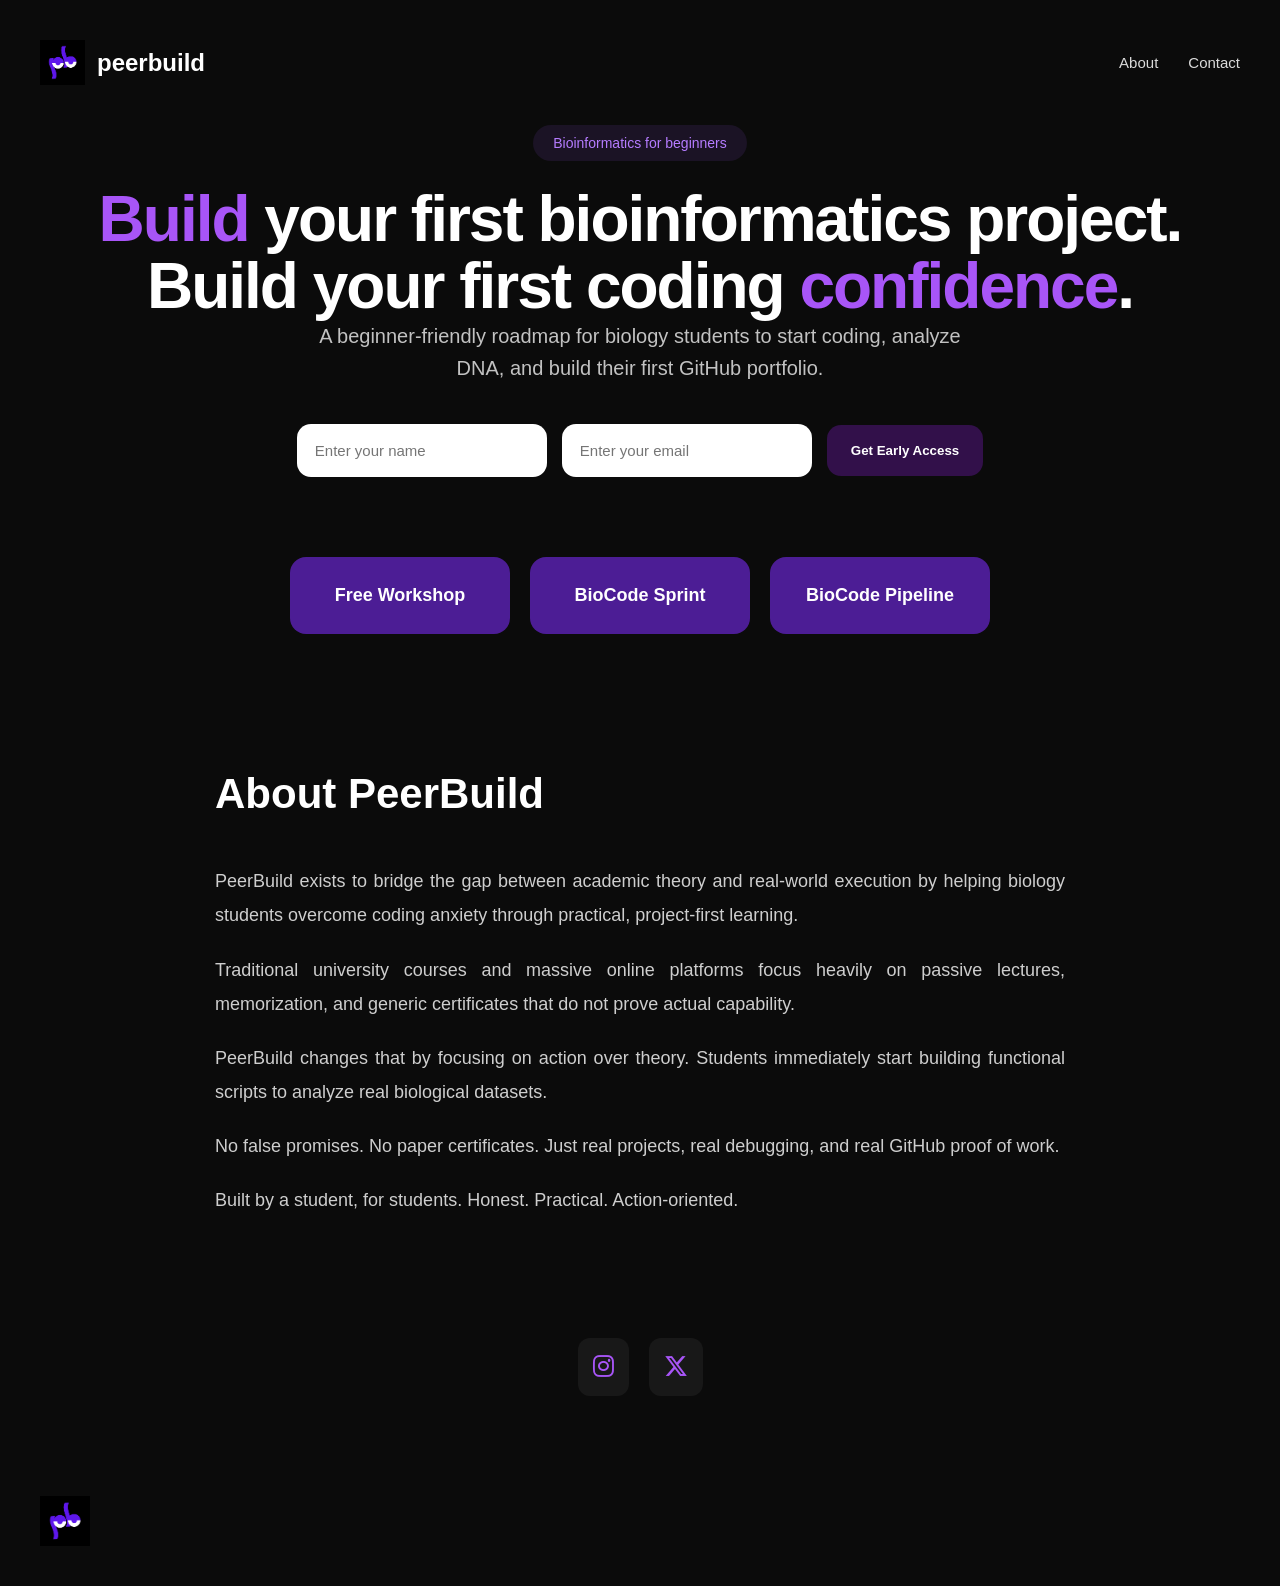
<file: homepage/index.html>
<!DOCTYPE html>
<html lang="en">

<head>
<meta charset="UTF-8">
<meta name="viewport" content="width=device-width, initial-scale=1.0">
<title>Peerbuild</title>

<link rel="stylesheet" href="../style.css">
<link rel="stylesheet" href="https://cdnjs.cloudflare.com/ajax/libs/font-awesome/6.5.0/css/all.min.css">

</head>

<body>

<header>
<a href="../homepage/" class="logo-wrap">
<img src="../logo.png" alt="Peerbuild Logo" class="logo">
<div class="logo-text">peerbuild</div>
</a>

<div class="nav-links">
<a href="../homepage/#about">About</a>
<a href="mailto:vrilancerofficial@gmail.com">Contact</a>
</div>
</header>

<section class="hero">

<div class="badge">Bioinformatics for beginners</div>

<h1>
<span class="purple">Build</span> your first bioinformatics project.
</h1>

<h1 class="second-line">
Build your first coding <span class="purple">confidence</span>.
</h1>

<p class="subtext">
A beginner-friendly roadmap for biology students to start coding,
analyze DNA, and build their first GitHub portfolio.
</p>

<form id="waitlist-form">
<input type="text" id="name" placeholder="Enter your name" required>
<input type="email" id="email" placeholder="Enter your email" required>
<button type="submit">Get Early Access</button>
</form>

<p id="success-message"></p>

</section>

<section class="roadmap">

<a href="../workshop/" class="box">
<div class="title">Free Workshop</div>
</a>

<a href="../sprint/" class="box">
<div class="title">BioCode Sprint</div>
</a>

<a href="../pipeline/" class="box">
<div class="title">BioCode Pipeline</div>
</a>

</section>

<section id="about" class="about">

<h2>About PeerBuild</h2>

<p>
PeerBuild exists to bridge the gap between academic theory and real-world execution by helping biology students overcome coding anxiety through practical, project-first learning.
</p>

<p>
Traditional university courses and massive online platforms focus heavily on passive lectures, memorization, and generic certificates that do not prove actual capability.
</p>

<p>
PeerBuild changes that by focusing on action over theory. Students immediately start building functional scripts to analyze real biological datasets.
</p>

<p>
No false promises. No paper certificates. Just real projects, real debugging, and real GitHub proof of work.
</p>

<p>
Built by a student, for students. Honest. Practical. Action-oriented.
</p>

</section>

<section class="socials">

<a href="https://www.instagram.com/peerbuild/" target="_blank">
<i class="fa-brands fa-instagram"></i>
</a>

<a href="https://x.com/PeerBuildco" target="_blank">
<i class="fa-brands fa-x-twitter"></i>
</a>

</section>

<footer>
<img src="../logo.png" alt="Peerbuild Logo" class="footer-logo">
</footer>

<script src="../script.js"></script>

</body>
</html>
</file>
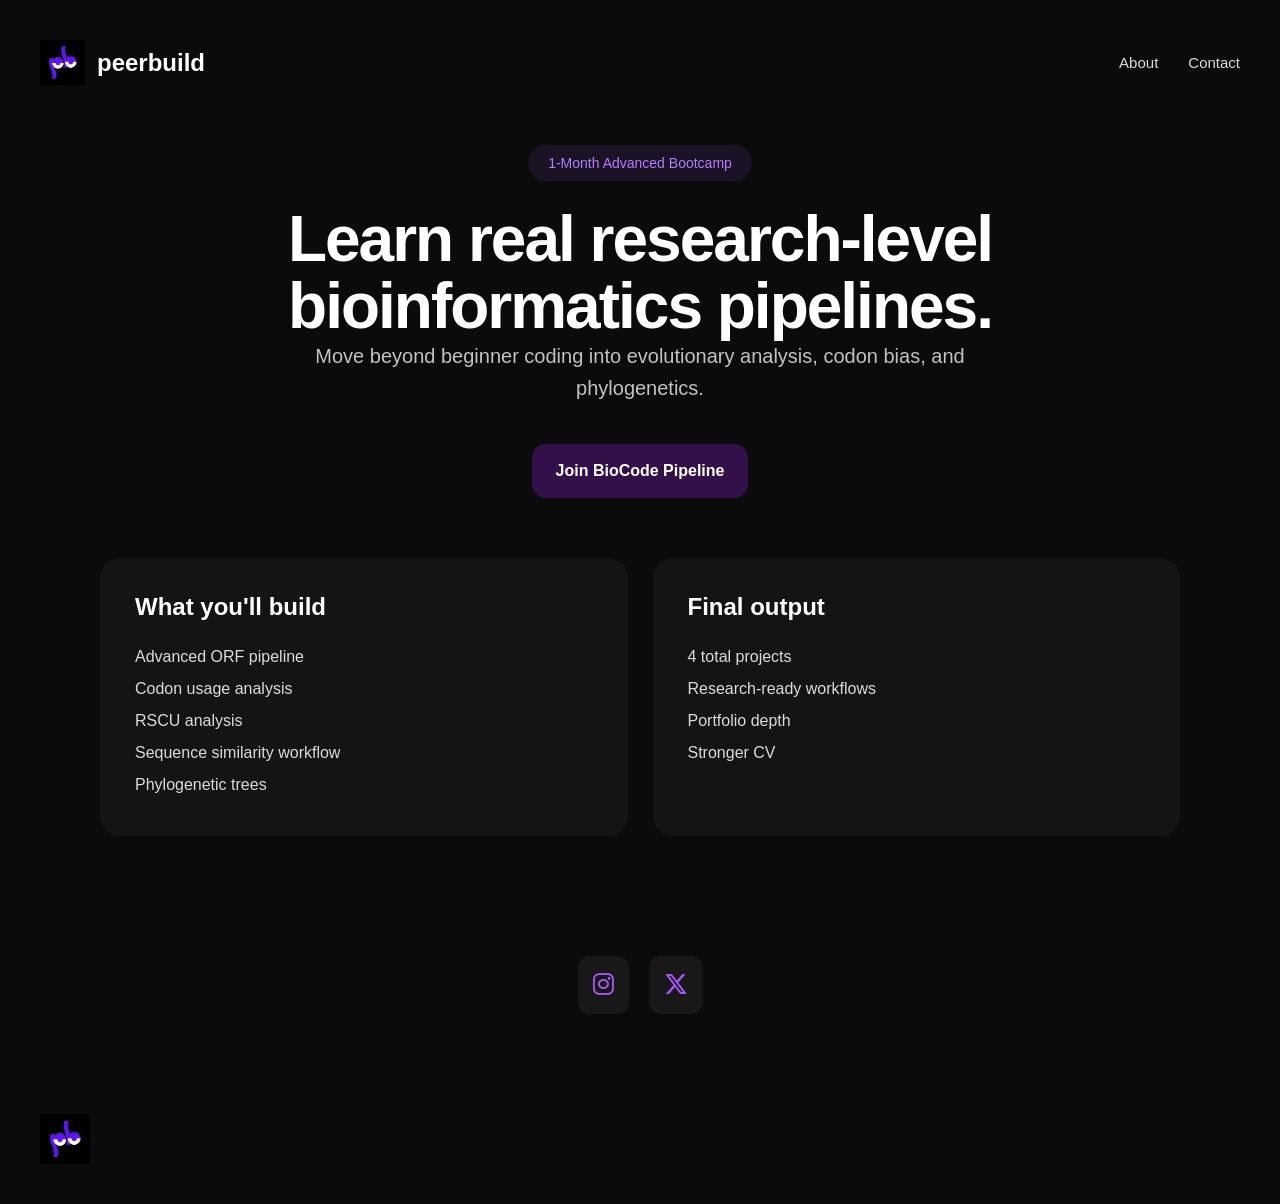
<file: pipeline/index.html>
<!DOCTYPE html>
<html lang="en">
<head>
<meta charset="UTF-8">
<meta name="viewport" content="width=device-width, initial-scale=1.0">
<title>BioCode Pipeline</title>
<link rel="stylesheet" href="../style.css">
<link rel="stylesheet" href="https://cdnjs.cloudflare.com/ajax/libs/font-awesome/6.5.0/css/all.min.css">
</head>

<body>

<header>
<a href="../homepage/" class="logo-wrap">
<img src="../logo.png" alt="Peerbuild Logo" class="logo">
<div class="logo-text">peerbuild</div>
</a>

<div class="nav-links">
<a href="../homepage/#about">About</a>
<a href="mailto:vrilancerofficial@gmail.com">Contact</a>
</div>
</header>

<section class="funnel-hero">
<div class="mini-badge">1-Month Advanced Bootcamp</div>

<h1>Learn real research-level bioinformatics pipelines.</h1>

<p>
Move beyond beginner coding into evolutionary analysis, codon bias, and phylogenetics.
</p>

<a href="../homepage/" class="cta-btn">Join BioCode Pipeline</a>
</section>

<section class="funnel-grid">

<div class="funnel-card">
<h2>What you'll build</h2>
<ul>
<li>Advanced ORF pipeline</li>
<li>Codon usage analysis</li>
<li>RSCU analysis</li>
<li>Sequence similarity workflow</li>
<li>Phylogenetic trees</li>
</ul>
</div>

<div class="funnel-card">
<h2>Final output</h2>
<ul>
<li>4 total projects</li>
<li>Research-ready workflows</li>
<li>Portfolio depth</li>
<li>Stronger CV</li>
</ul>
</div>

</section>

<section class="socials">
<a href="https://www.instagram.com/peerbuild/" target="_blank"><i class="fa-brands fa-instagram"></i></a>
<a href="https://x.com/PeerBuildco" target="_blank"><i class="fa-brands fa-x-twitter"></i></a>
</section>

<footer>
<img src="../logo.png" class="footer-logo">
</footer>

</body>
</html>
</file>
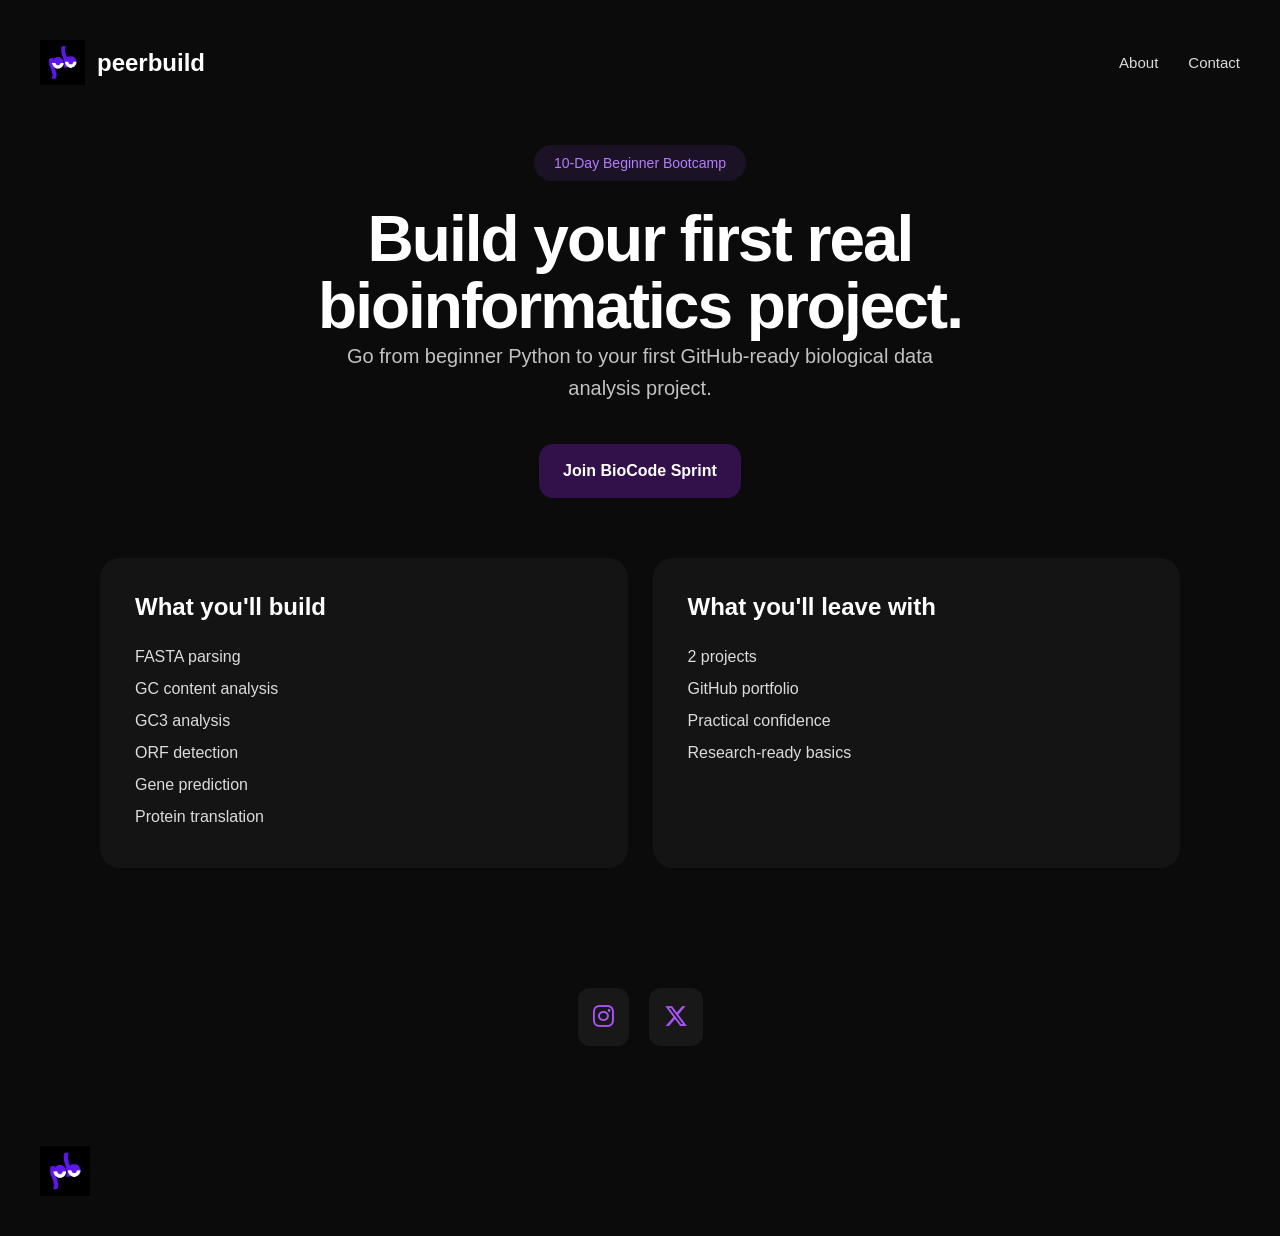
<file: sprint/index.html>
<!DOCTYPE html>
<html lang="en">
<head>
<meta charset="UTF-8">
<meta name="viewport" content="width=device-width, initial-scale=1.0">
<title>BioCode Sprint</title>
<link rel="stylesheet" href="../style.css">
<link rel="stylesheet" href="https://cdnjs.cloudflare.com/ajax/libs/font-awesome/6.5.0/css/all.min.css">
</head>

<body>

<header>
<a href="../homepage/" class="logo-wrap">
<img src="../logo.png" alt="Peerbuild Logo" class="logo">
<div class="logo-text">peerbuild</div>
</a>

<div class="nav-links">
<a href="../homepage/#about">About</a>
<a href="mailto:vrilancerofficial@gmail.com">Contact</a>
</div>
</header>

<section class="funnel-hero">
<div class="mini-badge">10-Day Beginner Bootcamp</div>

<h1>Build your first real bioinformatics project.</h1>

<p>
Go from beginner Python to your first GitHub-ready biological data analysis project.
</p>

<a href="../homepage/" class="cta-btn">Join BioCode Sprint</a>
</section>

<section class="funnel-grid">

<div class="funnel-card">
<h2>What you'll build</h2>
<ul>
<li>FASTA parsing</li>
<li>GC content analysis</li>
<li>GC3 analysis</li>
<li>ORF detection</li>
<li>Gene prediction</li>
<li>Protein translation</li>
</ul>
</div>

<div class="funnel-card">
<h2>What you'll leave with</h2>
<ul>
<li>2 projects</li>
<li>GitHub portfolio</li>
<li>Practical confidence</li>
<li>Research-ready basics</li>
</ul>
</div>

</section>

<section class="socials">
<a href="https://www.instagram.com/peerbuild/" target="_blank"><i class="fa-brands fa-instagram"></i></a>
<a href="https://x.com/PeerBuildco" target="_blank"><i class="fa-brands fa-x-twitter"></i></a>
</section>

<footer>
<img src="../logo.png" class="footer-logo">
</footer>

</body>
</html>
</file>
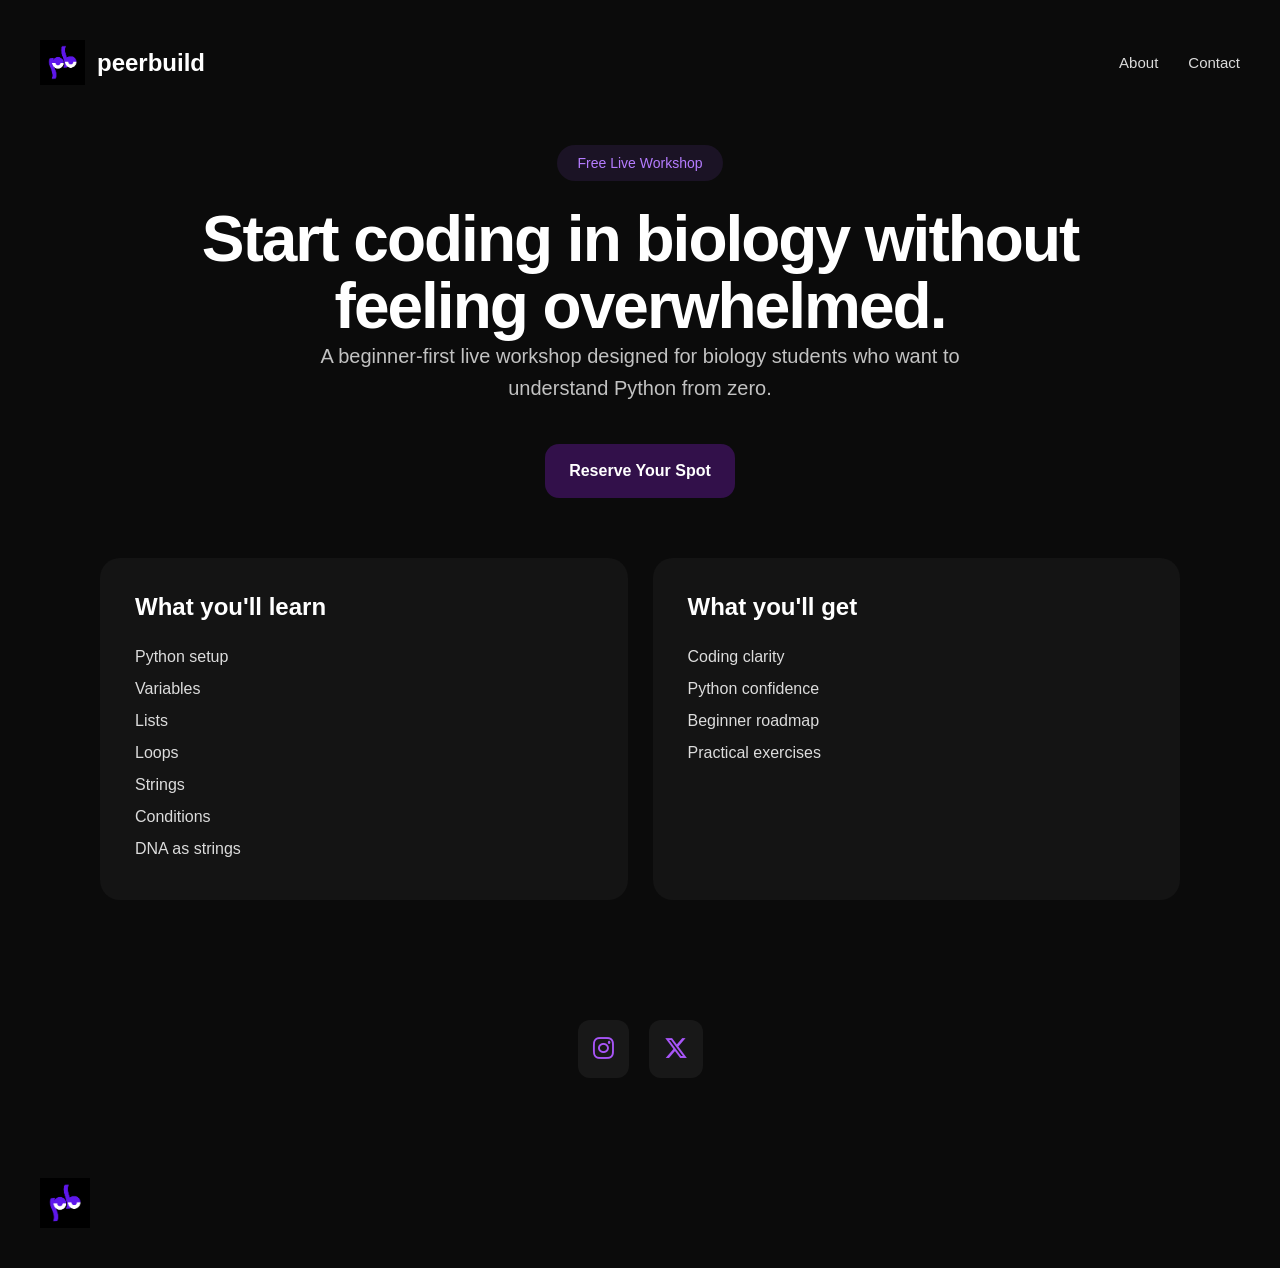
<file: workshop/index.html>
<!DOCTYPE html>
<html lang="en">
<head>
<meta charset="UTF-8">
<meta name="viewport" content="width=device-width, initial-scale=1.0">
<title>Free Workshop</title>
<link rel="stylesheet" href="../style.css">
<link rel="stylesheet" href="https://cdnjs.cloudflare.com/ajax/libs/font-awesome/6.5.0/css/all.min.css">
</head>

<body>

<header>
<a href="../homepage/" class="logo-wrap">
<img src="../logo.png" alt="Peerbuild Logo" class="logo">
<div class="logo-text">peerbuild</div>
</a>

<div class="nav-links">
<a href="../homepage/#about">About</a>
<a href="mailto:vrilancerofficial@gmail.com">Contact</a>
</div>
</header>

<section class="funnel-hero">
<div class="mini-badge">Free Live Workshop</div>

<h1>Start coding in biology without feeling overwhelmed.</h1>

<p>
A beginner-first live workshop designed for biology students who want to understand Python from zero.
</p>

<a href="../homepage/" class="cta-btn">Reserve Your Spot</a>
</section>

<section class="funnel-grid">

<div class="funnel-card">
<h2>What you'll learn</h2>
<ul>
<li>Python setup</li>
<li>Variables</li>
<li>Lists</li>
<li>Loops</li>
<li>Strings</li>
<li>Conditions</li>
<li>DNA as strings</li>
</ul>
</div>

<div class="funnel-card">
<h2>What you'll get</h2>
<ul>
<li>Coding clarity</li>
<li>Python confidence</li>
<li>Beginner roadmap</li>
<li>Practical exercises</li>
</ul>
</div>

</section>

<section class="socials">
<a href="https://www.instagram.com/peerbuild/" target="_blank"><i class="fa-brands fa-instagram"></i></a>
<a href="https://x.com/PeerBuildco" target="_blank"><i class="fa-brands fa-x-twitter"></i></a>
</section>

<footer>
<img src="../logo.png" class="footer-logo">
</footer>

</body>
</html>
</file>
<file: style.css>
*{
margin:0;
padding:0;
box-sizing:border-box;
}

body{
background:#0b0b0b;
color:white;
font-family:Arial,sans-serif;
padding:40px;
}

header{
display:flex;
justify-content:space-between;
align-items:center;
margin-bottom:40px;
animation:fadeDown 0.8s ease;
}

.logo-wrap{
display:flex;
align-items:center;
gap:12px;
text-decoration:none;
color:white;
}

.logo{
width:45px;
height:45px;
object-fit:contain;
transition:0.4s ease;
}

.logo:hover{
transform:rotate(8deg) scale(1.05);
}

.logo-text{
font-size:24px;
font-weight:bold;
}

.nav-links{
display:flex;
gap:30px;
}

.nav-links a{
text-decoration:none;
color:white;
opacity:0.85;
font-size:15px;
transition:0.3s ease;
}

.nav-links a:hover

.hero,
.funnel-hero{
width:100%;
max-width:950px;
margin:0 auto;
padding-top:20px;
display:flex;
flex-direction:column;
justify-content:center;
align-items:center;
text-align:center;
animation:fadeUp 1s ease;
}

.hero > *,
.funnel-hero > *{
margin-left:auto;
margin-right:auto;
}

.badge,
.mini-badge{
display:flex;
justify-content:center;
align-items:center;
padding:10px 20px;
background:#1b1325;
color:#b57cff;
border-radius:40px;
font-size:14px;
width:fit-content;
margin:0 auto 25px auto;
text-align:center;
}

.hero h1,
.funnel-hero h1{
width:100%;
text-align:center;
display:block;
margin:0 auto;
}

h1{
font-size:64px;
line-height:1.05;
letter-spacing:-2px;
margin-bottom:5px;
}

.second-line{
width:100%;
text-align:center;
margin-top:0;
margin-bottom:25px;
}

.purple{
color:#a855f7;
}

.subtext,
.funnel-hero p{
font-size:20px;
opacity:0.75;
max-width:650px;
text-align:center;
margin:0 auto 40px auto;
line-height:1.6;
}

form{
width:100%;
display:flex;
justify-content:center;
align-items:center;
gap:15px;
flex-wrap:wrap;
}

input{
padding:18px;
width:250px;
border:none;
border-radius:14px;
font-size:15px;
outline:none;
}

button,
.cta-btn{
padding:18px 24px;
border:none;
border-radius:14px;
background:#32104a;
color:white;
font-weight:bold;
cursor:pointer;
text-decoration:none;
transition:0.3s ease;
display:inline-block;
}

button:hover,
.cta-btn:hover{
transform:translateY(-3px);
background:#4c1d95;
}

.roadmap{
display:flex;
justify-content:center;
gap:20px;
margin-top:80px;
flex-wrap:wrap;
animation:fadeUp 1.2s ease;
}

.box{
position:relative;
overflow:hidden;
text-decoration:none;
color:white;
background:#4c1d95;
padding:28px;
border-radius:16px;
font-weight:bold;
min-width:220px;
text-align:center;
transition:0.35s ease;
}

.box:hover{
transform:translateY(-8px) scale(1.02);
}

.title{
font-size:18px;
position:relative;
z-index:2;
}

.hover-text{
position:absolute;
bottom:-100%;
left:0;
width:100%;
height:100%;
display:flex;
align-items:center;
justify-content:center;
padding:20px;
text-align:center;
background:#32104a;
transition:0.4s ease;
font-size:14px;
line-height:1.5;
}

.box:hover .hover-text{
bottom:0;
}

.about{
max-width:850px;
margin:120px auto;
line-height:1.9;
text-align:justify;
animation:fadeUp 1.4s ease;
}

.about h2{
margin-bottom:30px;
font-size:42px;
text-align:left;
}

.about p{
margin-bottom:20px;
opacity:0.8;
font-size:18px;
}

.funnel-grid{
display:grid;
grid-template-columns:repeat(auto-fit,minmax(320px,1fr));
gap:25px;
padding:60px;
animation:fadeUp 1.2s ease;
}

.funnel-card{
background:#141414;
padding:35px;
border-radius:20px;
transition:0.3s;
}

.funnel-card:hover{
transform:translateY(-6px);
}

.funnel-card h2{
margin-bottom:20px;
}

.funnel-card ul{
list-style:none;
line-height:2;
opacity:0.85;
}

.socials{
display:flex;
justify-content:center;
gap:20px;
margin-top:60px;
animation:fadeUp 1.6s ease;
}

.socials a{
text-decoration:none;
font-size:24px;
padding:15px;
background:#181818;
border-radius:12px;
color:#a855f7;
}

footer{
margin-top:100px;
display:flex;
justify-content:flex-start;
animation:fadeUp 1.8s ease;
}

.footer-logo{
width:50px;
}

@keyframes fadeUp{
from{
opacity:0;
transform:translateY(30px);
}
to{
opacity:1;
transform:translateY(0);
}
}

@keyframes fadeDown{
from{
opacity:0;
transform:translateY(-30px);
}
to{
opacity:1;
transform:translateY(0);
}
}
</file>
